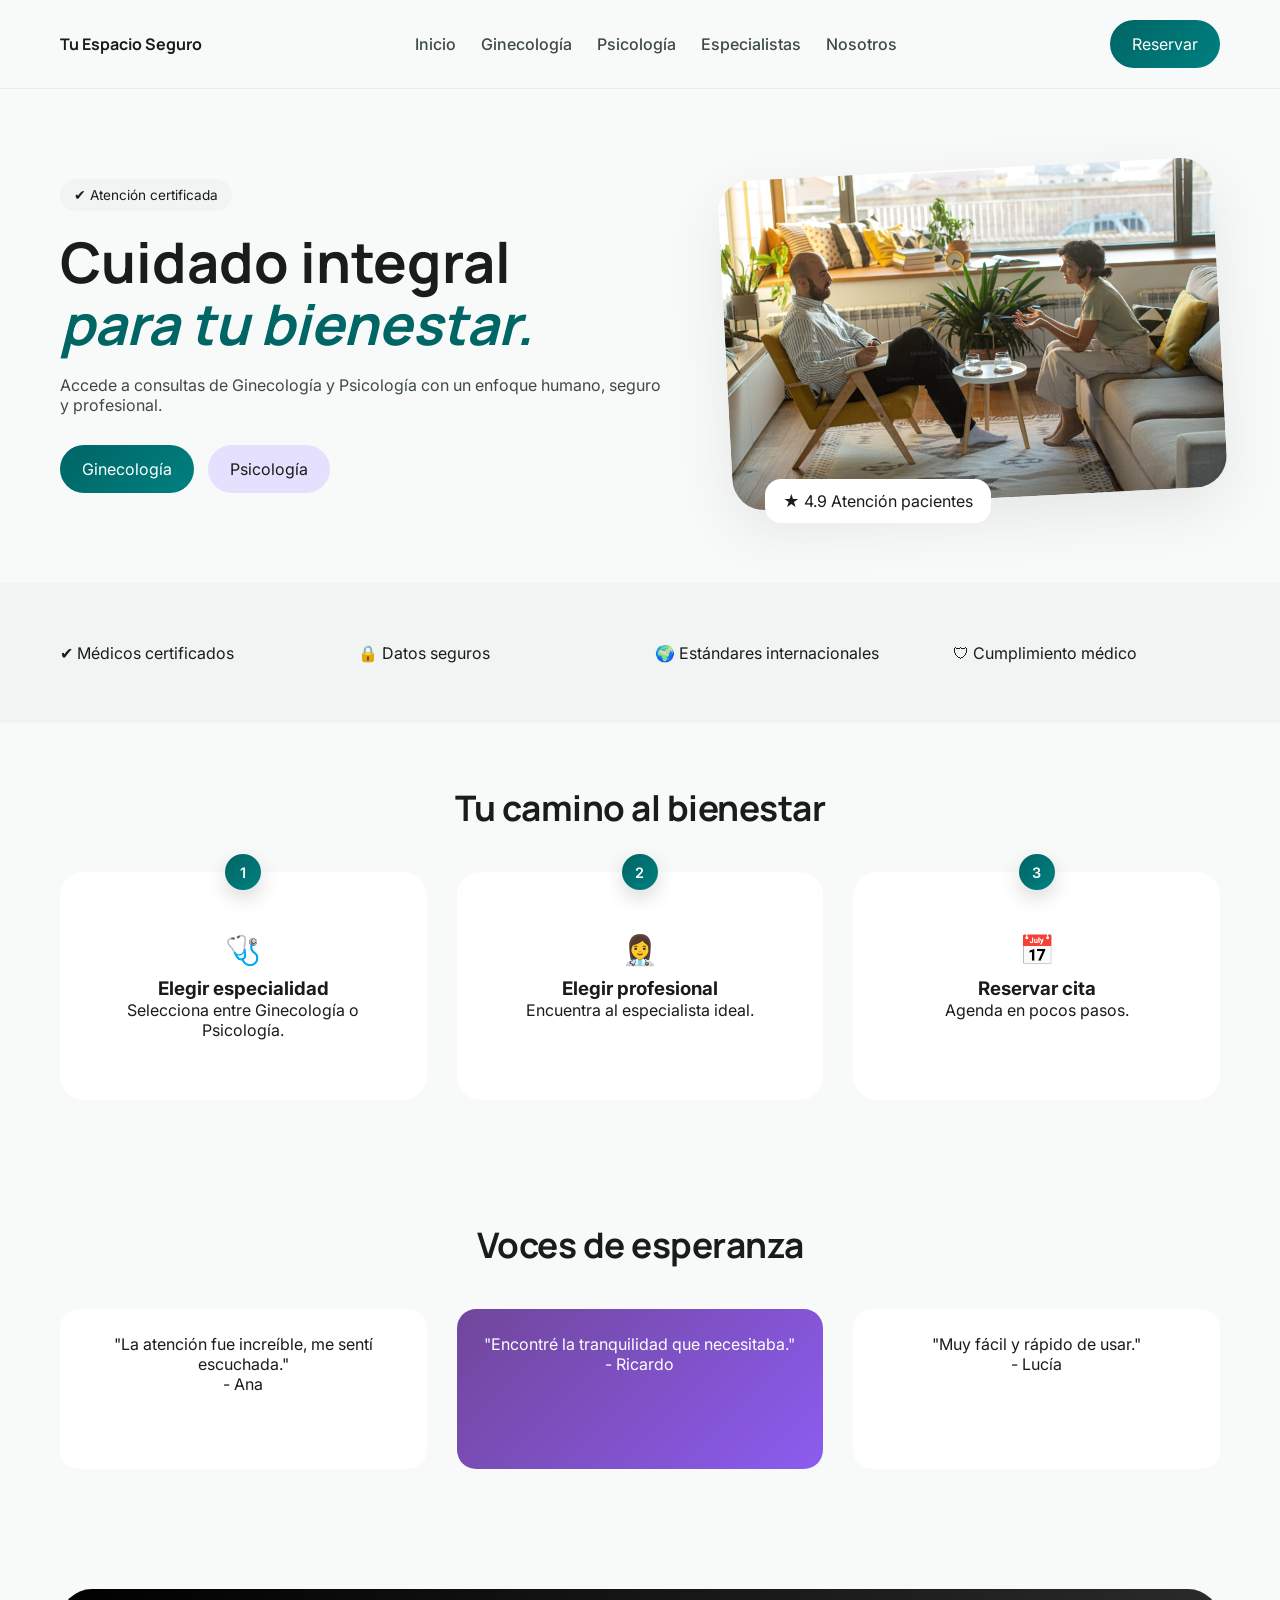
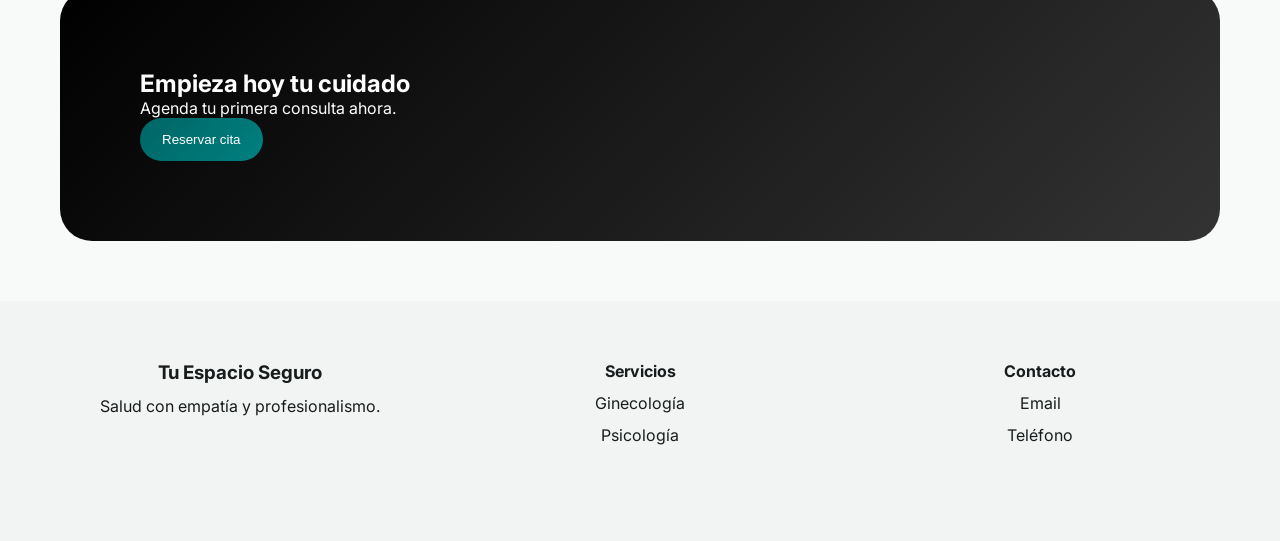
<file: index.html>
<!DOCTYPE html>
<html lang="es">
<head>
  <meta charset="UTF-8">
  <meta name="viewport" content="width=device-width, initial-scale=1.0">
  <title>Tu Espacio Seguro</title>

  <link href="https://fonts.googleapis.com/css2?family=Manrope:wght@400;700&family=Inter:wght@300;400;500&display=swap" rel="stylesheet">
  <link rel="stylesheet" href="styles.css">
</head>

<body>

<header class="navbar">
  <a href="index.html" class="logo">Tu Espacio Seguro</a>

  <nav class="nav-links">
    <a href="index.html">Inicio</a>
    <a href="ginecologia.html">Ginecología</a>
    <a href="psicologia.html">Psicología</a>
    <a href="especialistas.html">Especialistas</a>
    <a href="nosotros.html">Nosotros</a>
  </nav>

  <a href="reserva.html" class="btn-primary reservar-btn">Reservar</a>

  <button class="menu-toggle">☰</button>
</header>

<!-- HERO PRO -->
<section class="hero">

  <div class="hero-text">
    <div class="badge">✔ Atención certificada</div>

    <h1>
      Cuidado integral<br>
      <span>para tu bienestar.</span>
    </h1>

    <p>
      Accede a consultas de Ginecología y Psicología con un enfoque humano, seguro y profesional.
    </p>

    <div class="hero-buttons">
     <a href="ginecologia.html" class="btn-primary">Ginecología</a>
      <a href="psicologia.html" class="btn-secondary">Psicología</a>
    </div>
  </div>

  <div class="hero-img">
  <img src="images/hero.jpeg" alt="Consulta médica">
    <div class="floating-card">
      ★ 4.9 Atención pacientes
    </div>
  </div>

</section>

<!-- BENEFICIOS -->
<section class="benefits">
  <div>✔ Médicos certificados</div>
  <div>🔒 Datos seguros</div>
  <div>🌍 Estándares internacionales</div>
  <div>🛡 Cumplimiento médico</div>
</section>

<!-- PASOS -->
<section class="steps">
  <h2>Tu camino al bienestar</h2>

<div class="step-grid">
  <div class="step" data-step="1">
    <div class="icon">🩺</div>
    <h3>Elegir especialidad</h3>
    <p>Selecciona entre Ginecología o Psicología.</p>
  </div>

  <div class="step" data-step="2">
    <div class="icon">👩‍⚕️</div>
    <h3>Elegir profesional</h3>
    <p>Encuentra al especialista ideal.</p>
  </div>

  <div class="step" data-step="3">
    <div class="icon">📅</div>
    <h3>Reservar cita</h3>
    <p>Agenda en pocos pasos.</p>
  </div>
</div>
</section>

<!-- TESTIMONIOS -->
<section class="testimonials">
  <h2>Voces de esperanza</h2>

  <div class="testimonial-grid">
    <div class="card">
      <p>"La atención fue increíble, me sentí escuchada."</p>
      <span>- Ana</span>
    </div>

   <div class="card highlight">
  <p>"Encontré la tranquilidad que necesitaba."</p>
  <span>- Ricardo</span>
</div>

    <div class="card">
      <p>"Muy fácil y rápido de usar."</p>
      <span>- Lucía</span>
    </div>
  </div>
</section>

<!-- CTA -->
<section class="cta">
  <h2>Empieza hoy tu cuidado</h2>
  <p>Agenda tu primera consulta ahora.</p>
  <button class="btn-primary">Reservar cita</button>
</section>

<!-- FOOTER -->
<footer class="footer">
  <div>
    <h3>Tu Espacio Seguro</h3>
    <p>Salud con empatía y profesionalismo.</p>
  </div>

  <div>
    <h4>Servicios</h4>
    <p>Ginecología</p>
    <p>Psicología</p>
  </div>

  <div>
    <h4>Contacto</h4>
    <p>Email</p>
    <p>Teléfono</p>
  </div>
</footer>

<script src="app.js"></script>

</body>
</html>
</file>
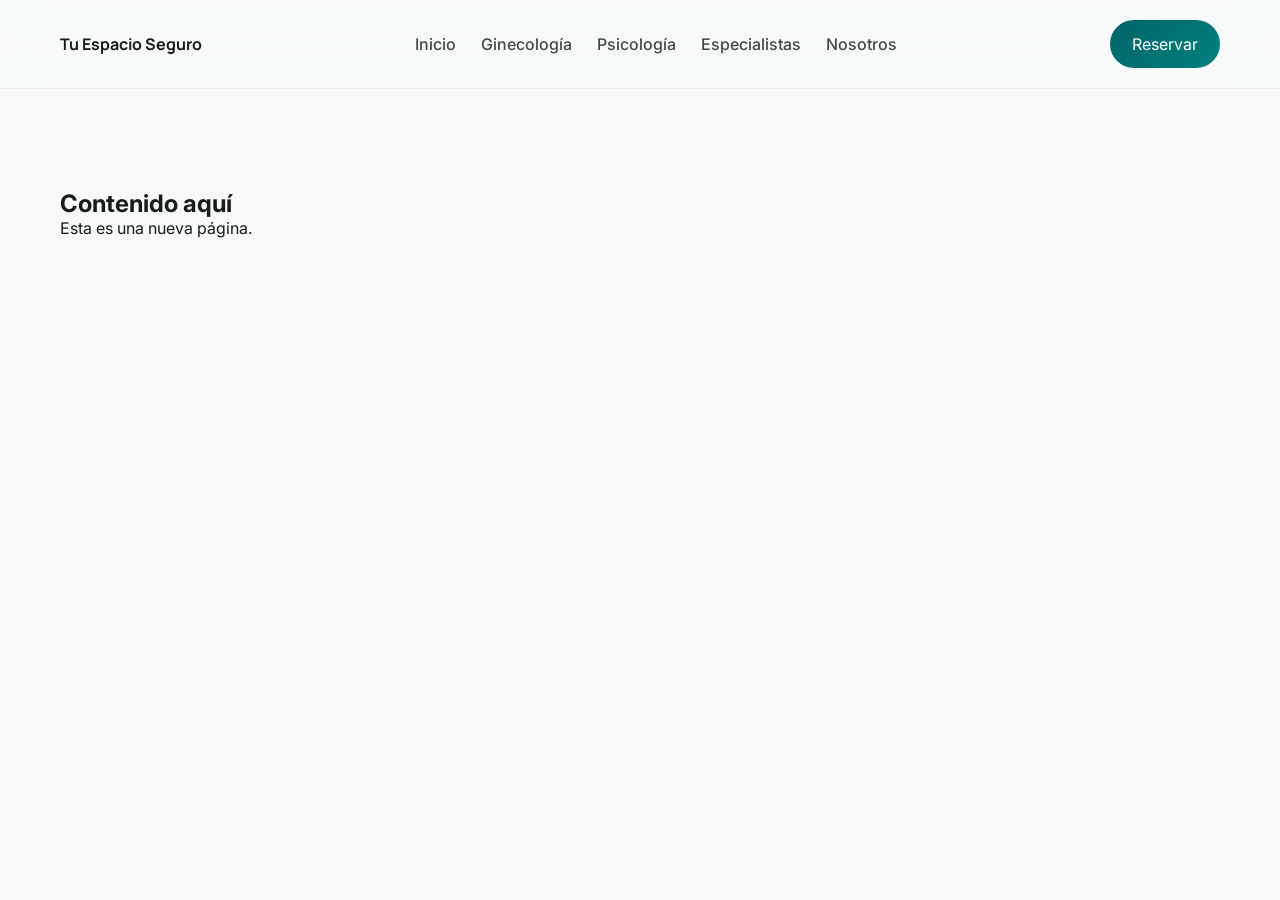
<file: especialistas.html>
<!DOCTYPE html>
<html lang="es">

<head>
  <meta charset="UTF-8">
  <meta name="viewport" content="width=device-width, initial-scale=1.0">
  <title>Especialistas | Tu Espacio Seguro</title>

  <link href="https://fonts.googleapis.com/css2?family=Manrope:wght@400;700&family=Inter:wght@300;400;500&display=swap" rel="stylesheet">
  <link rel="stylesheet" href="styles.css">
</head>

<body>

<header class="navbar">
  <a href="index.html" class="logo">Tu Espacio Seguro</a>

  <nav class="nav-links">
    <a href="index.html">Inicio</a>
    <a href="ginecologia.html">Ginecología</a>
    <a href="psicologia.html">Psicología</a>
    <a href="especialistas.html">Especialistas</a>
    <a href="nosotros.html">Nosotros</a>
  </nav>

  <a href="reserva.html" class="btn-primary reservar-btn">Reservar</a>

  <button class="menu-toggle">☰</button>
</header>

<!-- CONTENIDO DE LA PÁGINA -->
<section style="padding: 100px 60px;">
  <h1>Contenido aquí</h1>
  <p>Esta es una nueva página.</p>
</section>

<script src="app.js"></script>

</body>
</html>
</file>
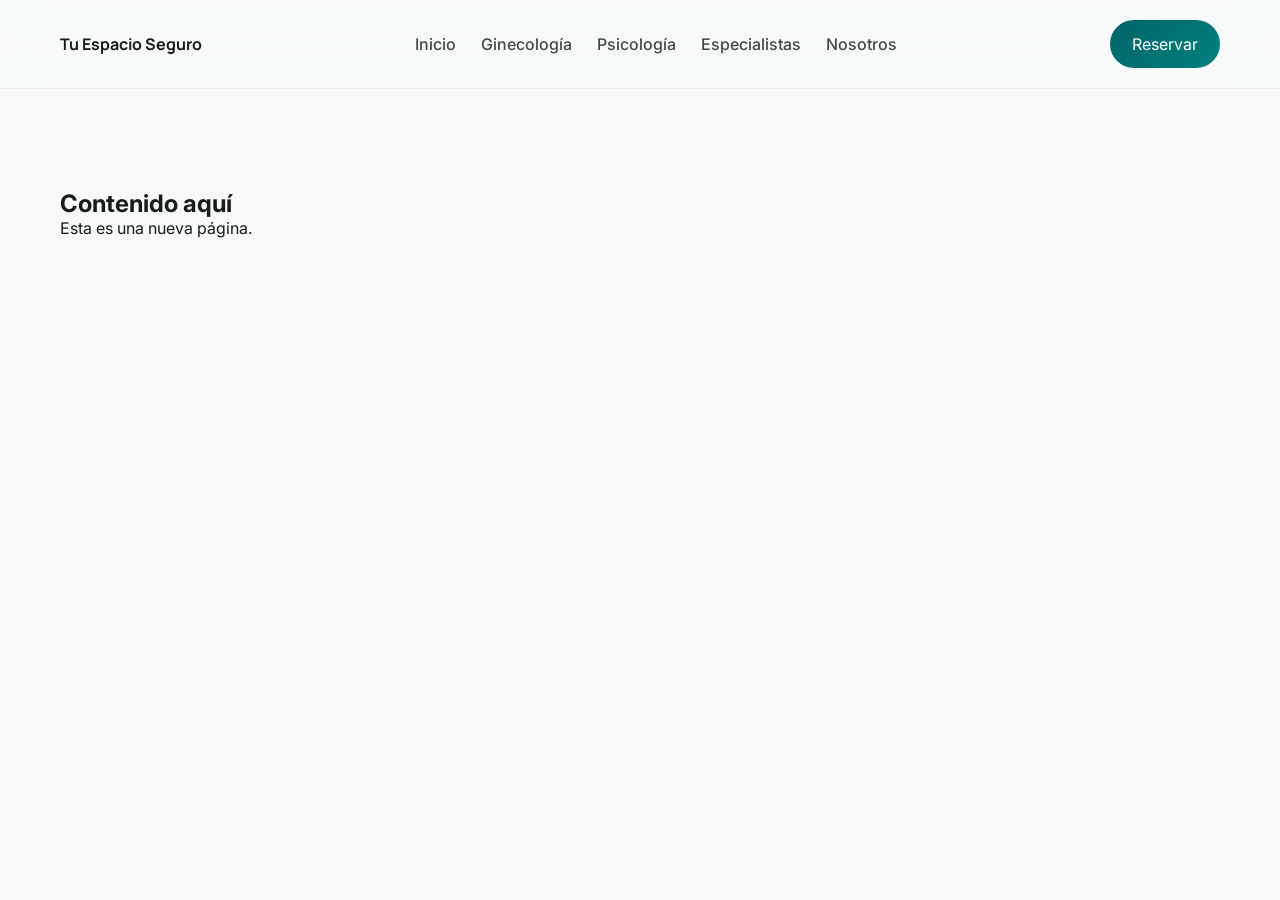
<file: ginecologia.html>
<!DOCTYPE html>
<html lang="es">

<head>
  <meta charset="UTF-8">
  <meta name="viewport" content="width=device-width, initial-scale=1.0">
  <title>Ginecología | Tu Espacio Seguro</title>

  <link href="https://fonts.googleapis.com/css2?family=Manrope:wght@400;700&family=Inter:wght@300;400;500&display=swap" rel="stylesheet">
  <link rel="stylesheet" href="styles.css">
</head>

<body>

<header class="navbar">
  <a href="index.html" class="logo">Tu Espacio Seguro</a>

  <nav class="nav-links">
    <a href="index.html">Inicio</a>
    <a href="ginecologia.html">Ginecología</a>
    <a href="psicologia.html">Psicología</a>
    <a href="especialistas.html">Especialistas</a>
    <a href="nosotros.html">Nosotros</a>
  </nav>

  <a href="reserva.html" class="btn-primary reservar-btn">Reservar</a>

  <button class="menu-toggle">☰</button>
</header>

<!-- CONTENIDO DE LA PÁGINA -->
<section style="padding: 100px 60px;">
  <h1>Contenido aquí</h1>
  <p>Esta es una nueva página.</p>
</section>

<script src="app.js"></script>

</body>
</html>
</file>
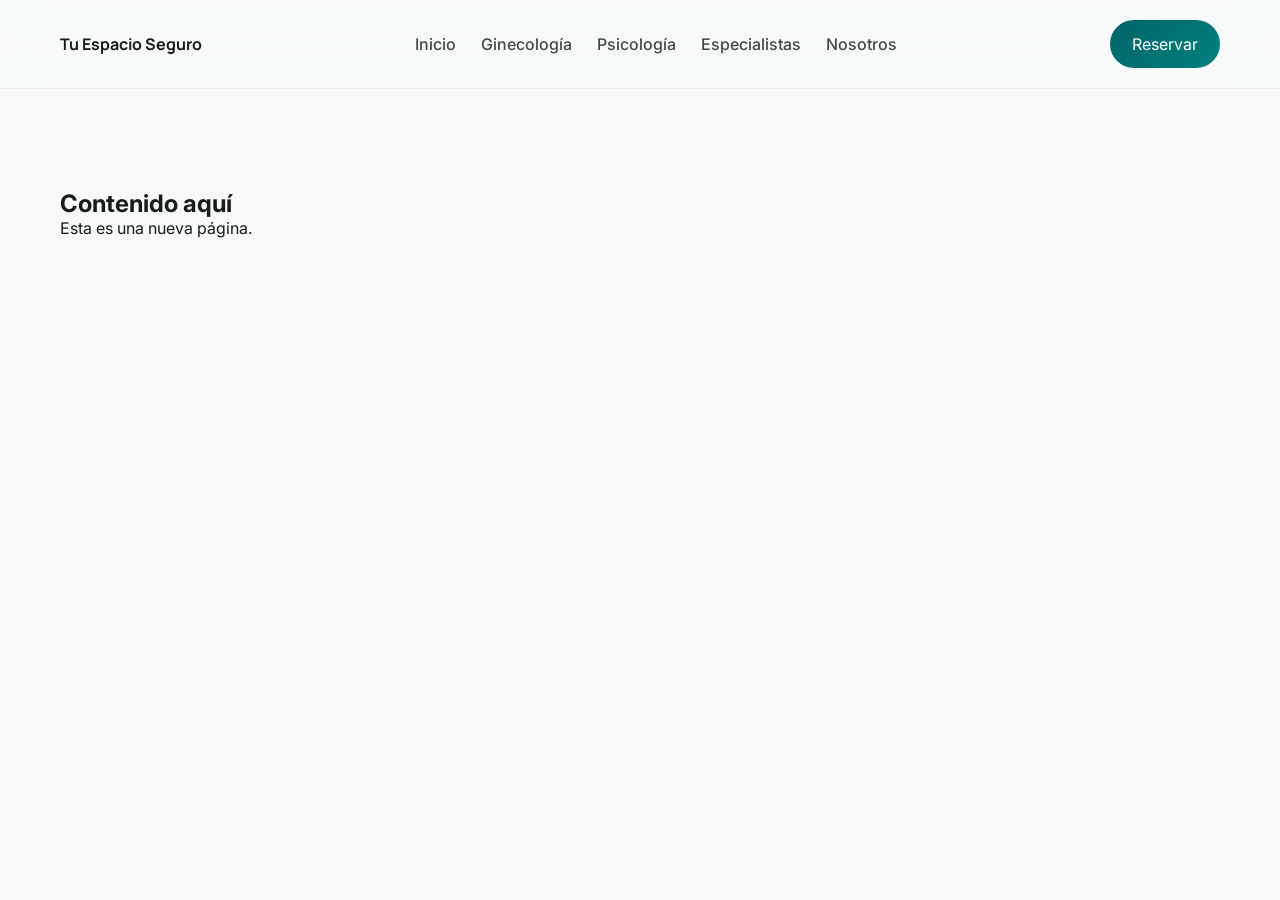
<file: nosotros.html>
<!DOCTYPE html>
<html lang="es">

<head>
  <meta charset="UTF-8">
  <meta name="viewport" content="width=device-width, initial-scale=1.0">
  <title>Nosotros | Tu Espacio Seguro</title>

  <link href="https://fonts.googleapis.com/css2?family=Manrope:wght@400;700&family=Inter:wght@300;400;500&display=swap" rel="stylesheet">
  <link rel="stylesheet" href="styles.css">
</head>

<body>

<header class="navbar">
  <a href="index.html" class="logo">Tu Espacio Seguro</a>

  <nav class="nav-links">
    <a href="index.html">Inicio</a>
    <a href="ginecologia.html">Ginecología</a>
    <a href="psicologia.html">Psicología</a>
    <a href="especialistas.html">Especialistas</a>
    <a href="nosotros.html">Nosotros</a>
  </nav>

  <a href="reserva.html" class="btn-primary reservar-btn">Reservar</a>

  <button class="menu-toggle">☰</button>
</header>

<!-- CONTENIDO DE LA PÁGINA -->
<section style="padding: 100px 60px;">
  <h1>Contenido aquí</h1>
  <p>Esta es una nueva página.</p>
</section>

<script src="app.js"></script>

</body>
</html>
</file>
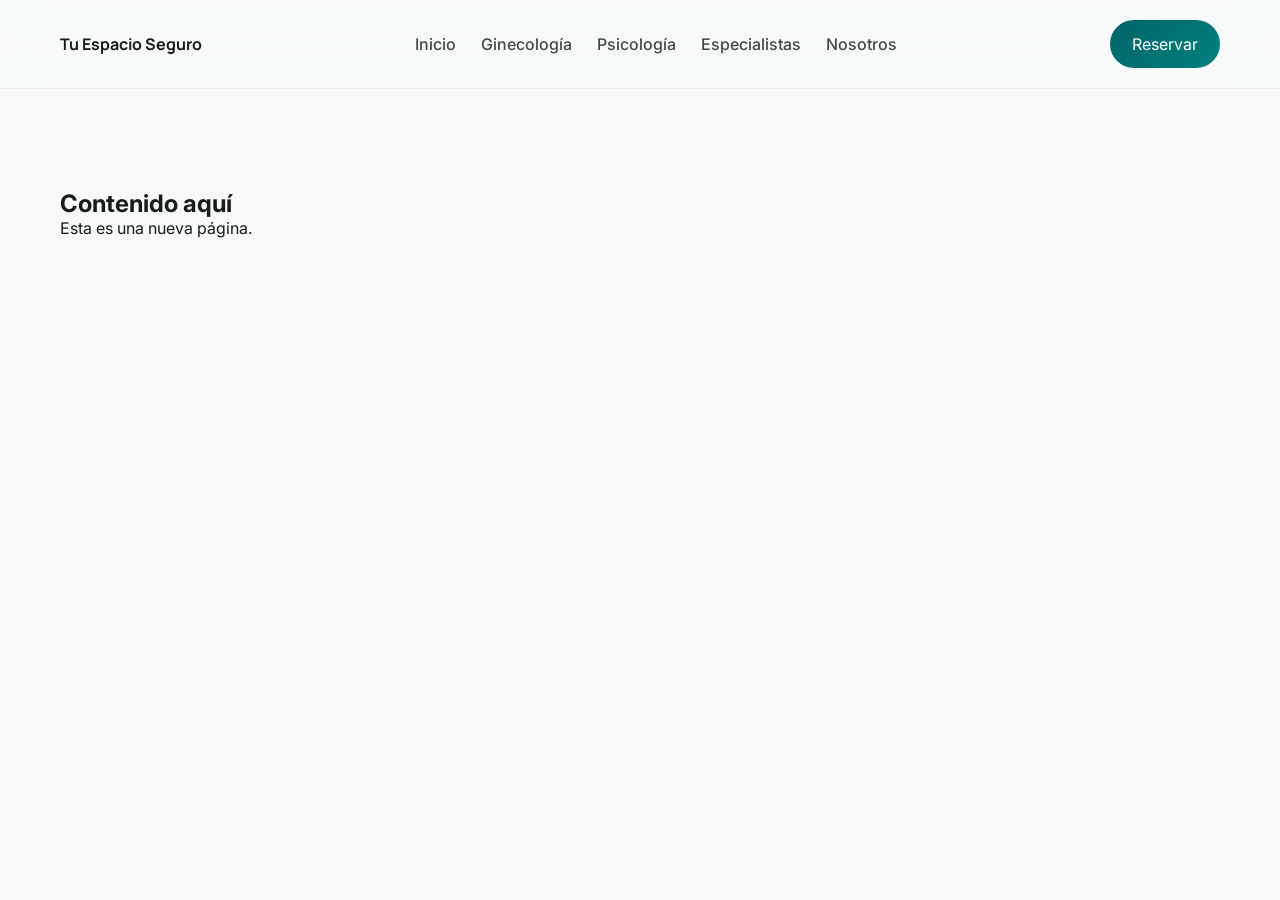
<file: psicologia.html>
<!DOCTYPE html>
<html lang="es">

<head>
  <meta charset="UTF-8">
  <meta name="viewport" content="width=device-width, initial-scale=1.0">
  <title>Psicología | Tu Espacio Seguro</title>

  <link href="https://fonts.googleapis.com/css2?family=Manrope:wght@400;700&family=Inter:wght@300;400;500&display=swap" rel="stylesheet">
  <link rel="stylesheet" href="styles.css">
</head>

<body>

<header class="navbar">
  <a href="index.html" class="logo">Tu Espacio Seguro</a>

  <nav class="nav-links">
    <a href="index.html">Inicio</a>
    <a href="ginecologia.html">Ginecología</a>
    <a href="psicologia.html">Psicología</a>
    <a href="especialistas.html">Especialistas</a>
    <a href="nosotros.html">Nosotros</a>
  </nav>

  <a href="reserva.html" class="btn-primary reservar-btn">Reservar</a>

  <button class="menu-toggle">☰</button>
</header>

<!-- CONTENIDO DE LA PÁGINA -->
<section style="padding: 100px 60px;">
  <h1>Contenido aquí</h1>
  <p>Esta es una nueva página.</p>
</section>

<script src="app.js"></script>

</body>
</html>
</file>
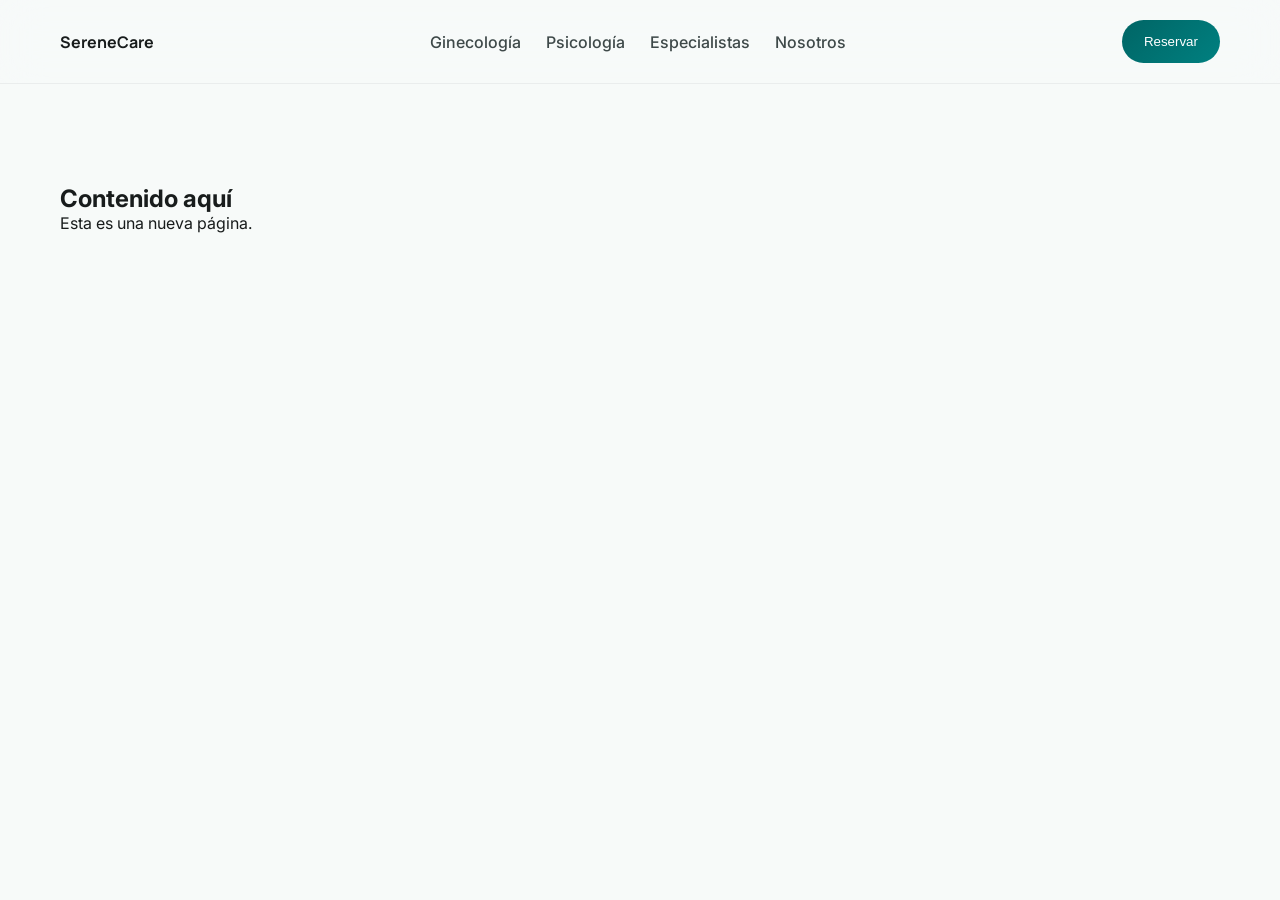
<file: psicología.html>
<!DOCTYPE html>
<html lang="es">

<head>
  <meta charset="UTF-8">
  <meta name="viewport" content="width=device-width, initial-scale=1.0">
  <title>Psicología | Tu Espacio Seguro</title>

  <link href="https://fonts.googleapis.com/css2?family=Manrope:wght@400;700&family=Inter:wght@300;400;500&display=swap" rel="stylesheet">
  <link rel="stylesheet" href="styles.css">
</head>

<body>

<header class="navbar">
  <div class="logo">SereneCare</div>

  <nav class="nav-links">
    <a href="ginecologia.html">Ginecología</a>
    <a href="psicologia.html">Psicología</a>
    <a href="especialistas.html">Especialistas</a>
    <a href="nosotros.html">Nosotros</a>
  </nav>

  <button class="btn-primary reservar-btn">Reservar</button>
  <button class="menu-toggle">☰</button>
</header>

<!-- CONTENIDO DE LA PÁGINA -->
<section style="padding: 100px 60px;">
  <h1>Contenido aquí</h1>
  <p>Esta es una nueva página.</p>
</section>

<script src="app.js"></script>

</body>
</html>
</file>
<file: styles.css>
:root {
  --primary: #006565;
  --primary2: #008080;
  --bg: #f7faf9;
  --surface: #f1f4f3;
  --text: #181c1c;
  --text-soft: #3e4949;
  --tertiary: #70469a;
}
* {
  margin: 0;
  padding: 0;
  box-sizing: border-box;
}
body {
  background: var(--bg);
  font-family: 'Inter', sans-serif;
  color: var(--text);
}
/* NAVBAR */
.navbar {
  display: flex;
  justify-content: space-between;
  align-items: center;
  padding: 20px 60px;
  position: sticky;
  top: 0;
  z-index: 1000;
  backdrop-filter: blur(20px);
  background: rgba(247, 250, 249, 0.7);
  border-bottom: 1px solid rgba(0,0,0,0.05);
}
.logo {
  font-family: 'Manrope';
  font-weight: 700;
  text-decoration: none;
  color: var(--text);
  cursor: pointer;
}
.logo:hover {
  opacity: 0.8;
}
.nav-links {
  display: flex;
  gap: 25px;
}
.nav-links a {
  position: relative;
  text-decoration: none;
  color: var(--text-soft);
  font-weight: 500;
  transition: all 0.25s ease;
}
.nav-links a::after {
  content: "";
  position: absolute;
  left: 0;
  bottom: -6px;
  width: 0%;
  height: 2px;
  background: var(--primary);
  transition: width 0.3s ease;
}
.nav-links a:hover::after {
  width: 100%;
}
.nav-links a:hover {
  color: var(--text);
}
.nav-links a.active {
  color: var(--text);
}
.nav-links a.active::after {
  width: 100%;
}
/* BOTÓN NAV */
.reservar-btn {
  padding: 10px 18px;
  border-radius: 999px;
  background: linear-gradient(135deg, var(--primary), var(--primary2));
  color: white;
  border: none;
  cursor: pointer;
  transition: all 0.3s ease;
}
.reservar-btn:hover {
  transform: translateY(-2px) scale(1.02);
  box-shadow: 0 12px 30px rgba(0,0,0,0.2);
}
.reservar-btn:active {
  transform: scale(0.95);
}
/* HAMBURGUESA */
.menu-toggle {
  display: none;
  font-size: 1.6rem;
  background: none;
  border: none;
}
/* HERO */
.hero {
  display: grid;
  grid-template-columns: 1.2fr 1fr;
  padding: 100px 60px;
  gap: 80px;
  align-items: center;
}
.badge {
  background: var(--surface);
  padding: 8px 14px;
  border-radius: 999px;
  display: inline-block;
  margin-bottom: 20px;
  font-size: 0.85rem;
}
.hero h1 {
  font-family: 'Manrope';
  font-size: 3.5rem;
  line-height: 1.1;
}
.hero h1 span {
  color: var(--primary);
  font-style: italic;
}
.hero p {
  margin-top: 20px;
  color: var(--text-soft);
}
.hero-buttons {
  margin-top: 30px;
}
/* BOTONES */
.btn-primary,
.btn-secondary {
  cursor: pointer;
  transition: all 0.25s ease;
  text-decoration: none;
  color: inherit;
}
.btn-primary {
  padding: 14px 22px;
  border-radius: 999px;
  border: none;
  background: linear-gradient(135deg, var(--primary), var(--primary2));
  color: white;
  display: inline-block;
}
.btn-primary:hover {
  transform: translateY(-2px) scale(1.02);
  box-shadow: 0 12px 30px rgba(0,0,0,0.2);
}
.btn-primary:active {
  transform: scale(0.96);
}
.btn-secondary {
  padding: 14px 22px;
  border-radius: 999px;
  margin-left: 10px;
  background: #e6e0ff;
  display: inline-block;
}
.btn-secondary:hover {
  transform: translateY(-2px) scale(1.02);
  box-shadow: 0 12px 30px rgba(0,0,0,0.2);
}
.btn-secondary:active {
  transform: scale(0.96);
}
/* IMAGEN */
.hero-img {
  position: relative;
}
.hero-img img {
  width: 100%;
  height: auto;
  border-radius: 2rem;
  transform: rotate(-3deg);
  transition: all 0.4s ease;
  box-shadow: 0 20px 60px rgba(0,0,0,0.08);
}
.floating-card {
  position: absolute;
  bottom: -20px;
  left: 40px;
  background: white;
  padding: 12px 18px;
  border-radius: 1rem;
}
/* BENEFITS */
.benefits {
  display: flex;
  justify-content: space-around;
  padding: 60px;
  background: var(--surface);
  gap: 40px;
}
/* STEPS */
.steps {
  padding: 60px;
  text-align: center;
}
.steps h2 {
  font-family: 'Manrope';
  font-size: 2.2rem;
  letter-spacing: -0.5px;
  text-align: center;
  margin-bottom: 40px;
}
.step-grid {
  display: grid;
  grid-template-columns: repeat(3, 1fr);
  gap: 30px;
}
.step {
  background: white;
  padding: 60px;
  border-radius: 1.5rem;
  text-align: center;
  transition: transform 0.3s ease, box-shadow 0.3s ease;
  cursor: pointer;
  position: relative;
}
.step::before {
  content: attr(data-step);
  position: absolute;
  top: -18px;
  left: 50%;
  transform: translateX(-50%);
  background: linear-gradient(135deg, var(--primary), var(--primary2));
  color: white;
  font-weight: 600;
  font-size: 0.9rem;
  width: 36px;
  height: 36px;
  display: flex;
  align-items: center;
  justify-content: center;
  border-radius: 50%;
  box-shadow: 0 8px 20px rgba(0,0,0,0.15);
}
.step:hover {
  transform: translateY(-8px) scale(1.04);
  box-shadow: 0 25px 50px rgba(0,0,0,0.12);
}
.step .icon {
  font-size: 1.8rem;
  margin-bottom: 10px;
}
/* TESTIMONIOS */
.testimonials {
  padding: 60px;
  text-align: center;
}
.testimonials h2 {
  font-family: 'Manrope';
  font-size: 2.2rem;
  letter-spacing: -0.5px;
  text-align: center;
  margin-bottom: 40px;
}
.testimonial-grid {
  display: grid;
  grid-template-columns: repeat(3, 1fr);
  gap: 30px;
}
.card {
  background: white;
  padding: 25px;
  border-radius: 1.2rem;
  min-height: 160px;
  transition: all 0.25s ease;
}
.card:hover {
  transform: translateY(-5px);
  box-shadow: 0 15px 40px rgba(0,0,0,0.08);
}
.highlight {
  background: linear-gradient(135deg, var(--tertiary), #8c5cf0);
  color: white;
}
/* CTA */
.cta {
  margin: 60px;
  padding: 80px;
  border-radius: 2rem;
  background: linear-gradient(135deg, #000, #333);
  color: white;
}
/* FOOTER */
.footer {
  padding: 60px;
  background: var(--surface);
  display: grid;
  grid-template-columns: repeat(3, 1fr);
  gap: 40px;
  text-align: center;
}
.footer div {
  display: flex;
  flex-direction: column;
  align-items: center;
  gap: 12px;
  min-height: 120px;
}
/* MOBILE */
@media (max-width: 768px) {
  /* NAVBAR */
  .navbar {
    padding: 16px 20px;
    backdrop-filter: blur(20px);
    background: rgba(247, 250, 249, 0.8);
  }
  .menu-toggle {
    display: block;
  }
  .reservar-btn {
    display: none;
  }
  .nav-links {
    display: none;
    flex-direction: column;
    position: absolute;
    top: 70px;
    right: 20px;
    background: rgba(255,255,255,0.9);
    backdrop-filter: blur(20px);
    padding: 20px;
    border-radius: 1.5rem;
    width: 200px;
    gap: 10px;
  }
  .nav-links.active {
    display: flex;
  }

  /* HERO */
  .hero {
    grid-template-columns: 1fr;
    padding: 60px 20px;
    gap: 40px;
    text-align: left;
  }
  .hero h1 {
    font-size: 2.4rem;
  }
  .hero-buttons {
    display: flex;
    flex-direction: column;
    gap: 12px;
  }
  .btn-primary,
  .btn-secondary {
    width: 100%;
    padding: 16px;
    border-radius: 1rem;
  }
  .btn-secondary {
    margin-left: 0;
  }
  .hero-img img {
    transform: none;
    border-radius: 1.5rem;
  }
  .floating-card {
    position: static;
    margin-top: 12px;
  }

  /* ESPACIO UNIFORME ENTRE SECCIONES */
  .benefits,
  .steps,
  .testimonials,
  .cta,
  .footer {
    padding-left: 20px;
    padding-right: 20px;
    padding-top: 40px;
    padding-bottom: 40px;
  }

  /* BENEFITS EN COLUMNA */
  .benefits {
    display: flex;
    flex-direction: column;
    gap: 20px;
    align-items: center;
    width: 100%;
    max-width: 600px;
    margin: 0 auto;
  }

  /* STEPS EN COLUMNA */
  .step-grid {
    display: flex;
    flex-direction: column;
    gap: 20px;
    width: 100%;
    max-width: 600px;
    margin: 0 auto;
  }
  .step {
    padding: 20px;
  }

  /* TESTIMONIOS EN COLUMNA */
  .testimonial-grid {
    display: flex;
    flex-direction: column;
    gap: 20px;
    width: 100%;
    max-width: 600px;
    margin: 0 auto;
  }

  /* TITULOS CENTRADOS */
  .steps h2,
  .testimonials h2,
  .cta h2,
  .benefits h2 {
    text-align: center;
    width: 100%;
    margin-bottom: 20px;
  }

  /* CTA */
  .cta {
    width: 100%;
    max-width: 600px;
    margin: 0 auto;
    padding: 40px 20px;
    border-radius: 1.5rem;
    text-align: center;
  }
    /* 🔹 FOOTER AJUSTADO PARA MOBILE */
  .footer {
    display: grid;
    grid-template-columns: 1fr;
    gap: 30px;
    text-align: center;
  }
  .footer div {
    display: flex;
    flex-direction: column;
    align-items: center;
    gap: 12px;
    min-height: 120px;
    padding-left: 10px;
    padding-right: 10px;
  }
  .footer div p {
    font-size: 0.9rem; /* letra un poco más pequeña */
    margin: 0;
  }
}
/* DESKTOP PRO */
@media (min-width: 1024px) {
  .hero {
    grid-template-columns: 1.1fr 0.9fr;
    padding: 80px 60px;
    gap: 60px;
  }
  .benefits {
    display: grid;
    grid-template-columns: repeat(4, 1fr);
    gap: 30px;
  }
  .step-grid,
  .testimonial-grid {
    display: grid;
    grid-template-columns: repeat(3, 1fr);
    gap: 30px;
  }
  .hero-img img:hover {
    transform: rotate(0deg) scale(1.03);
  }
}
</file>
